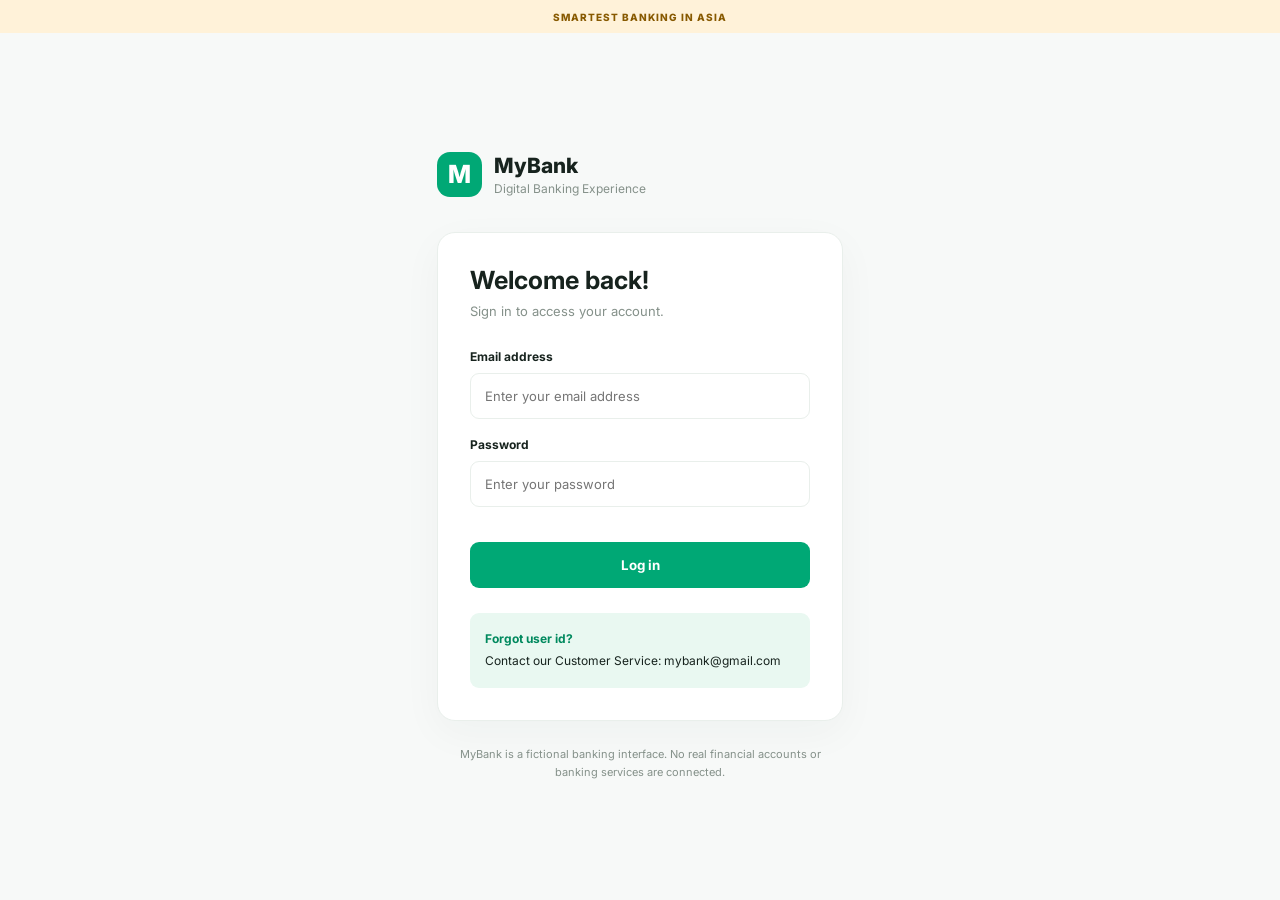
<file: index.html>
<!DOCTYPE html>
<html lang="en">
<head>
    <meta charset="UTF-8">
    <meta name="viewport" content="width=device-width, initial-scale=1.0">

    <title>MyBank | Secure Login</title>

    <link rel="stylesheet" href="style.css">

    <link rel="preconnect" href="https://fonts.googleapis.com">
    <link rel="preconnect" href="https://fonts.gstatic.com" crossorigin>

    <link href="https://fonts.googleapis.com/css2?family=Inter:wght@400;500;600;700;800&display=swap" rel="stylesheet">
</head>

<body class="login-page">

    <div class="demo-banner">
         SMARTEST BANKING IN ASIA
    </div>

    <main class="login-container">

        <div class="login-brand">

            <div class="brand-icon">M</div>

            <div>
                <h1>MyBank</h1>
                <p>Digital Banking Experience</p>
            </div>

        </div>


        <div class="login-card">

            <div class="welcome">

                <h2>Welcome back!</h2>

                <p>
                    Sign in to access your account.
                </p>

            </div>


            <form id="loginForm">

                <label for="email">
                    Email address
                </label>

                <input
                    type="email"
                    id="email"
                    placeholder="Enter your email address"
                    autocomplete="username"
                    required
                >


                <label for="password">
                    Password
                </label>

                <input
                    type="password"
                    id="password"
                    placeholder="Enter your password"
                    autocomplete="current-password"
                    required
                >


                <p id="loginError" class="error-message"></p>


                <button type="submit" class="primary-btn">
                    Log in
                </button>

            </form>


            <div class="demo-credentials">

                <strong>Forgot user id?</strong>

                <p>Contact our Customer Service: mybank@gmail.com</p>

            </div>

        </div>


        <p class="footer-note">
            MyBank is a fictional banking interface.
            No real financial accounts or banking services are connected.
        </p>

    </main>


    <script src="script.js"></script>

</body>
</html>
</file>
<file: style.css>
@import url('https://fonts.googleapis.com/css2?family=Inter:wght@400;500;600;700;800&display=swap');

:root {
    --green: #00a875;
    --green-dark: #00895e;
    --green-light: #e9f8f1;
    --dark: #17231e;
    --muted: #85918a;
    --border: #e9efeb;
    --bg: #f7f9f8;
    --white: #ffffff;
}

* {
    margin: 0;
    padding: 0;
    box-sizing: border-box;
    font-family: 'Inter', sans-serif;
}

body {
    background: var(--bg);
    color: var(--dark);
}

button {
    font-family: inherit;
}

/* DEMO BANNER */

.demo-banner {
    min-height: 33px;
    padding: 9px 12px;
    background: #fff2d9;
    color: #875900;
    display: flex;
    justify-content: center;
    align-items: center;
    gap: 8px;
    text-align: center;
    font-size: 10px;
    font-weight: 800;
    letter-spacing: 1px;
}

/* LOGIN PAGE */

.login-page {
    min-height: 100vh;
    display: flex;
    flex-direction: column;
}

.login-container {
    width: 100%;
    max-width: 450px;
    margin: auto;
    padding: 35px 22px;
}

.login-brand {
    display: flex;
    align-items: center;
    gap: 12px;
    margin-bottom: 35px;
}

.login-brand h1,
.login-brand h2 {
    font-size: 21px;
    font-weight: 800;
}

.login-brand p {
    color: var(--muted);
    font-size: 12px;
    margin-top: 3px;
}

.brand-icon {
    width: 45px;
    height: 45px;
    background: var(--green);
    color: white;
    border-radius: 13px;
    display: grid;
    place-items: center;
    font-size: 25px;
    font-weight: 800;
}

.login-card {
    background: white;
    padding: 32px;
    border: 1px solid var(--border);
    border-radius: 18px;
    box-shadow: 0 12px 40px rgba(20,60,40,.04);
}

.welcome h2 {
    font-size: 25px;
    margin-bottom: 8px;
}

.welcome p {
    color: var(--muted);
    font-size: 13px;
    margin-bottom: 30px;
}

label {
    display: block;
    font-size: 12px;
    font-weight: 700;
    margin: 18px 0 9px;
}

input {
    width: 100%;
    padding: 14px;
    border: 1px solid var(--border);
    border-radius: 9px;
    outline: none;
    font-size: 13px;
    transition: .2s;
}

input:focus {
    border-color: var(--green);
    box-shadow: 0 0 0 3px rgba(0,168,107,.08);
}

.primary-btn {
    width: 100%;
    padding: 15px;
    margin-top: 23px;
    background: var(--green);
    color: white;
    border: none;
    border-radius: 9px;
    font-weight: 700;
    cursor: pointer;
    transition: .2s;
}

.primary-btn:hover {
    background: var(--green-dark);
}

.demo-credentials {
    background: var(--green-light);
    padding: 15px;
    border-radius: 9px;
    margin-top: 25px;
    font-size: 12px;
    line-height: 1.9;
}

.demo-credentials strong {
    color: var(--green-dark);
}

.error-message {
    color: #d83939;
    font-size: 12px;
    margin-top: 12px;
}

.footer-note {
    text-align: center;
    color: var(--muted);
    font-size: 11px;
    line-height: 1.6;
    margin-top: 25px;
}

/* HEADER */

.bank-header {
    height: 76px;
    background: white;
    border-bottom: 1px solid var(--border);
}

.header-inner {
    height: 100%;
    max-width: 1190px;
    padding: 0 25px;
    margin: auto;
    display: flex;
    align-items: center;
    justify-content: space-between;
}

.bank-logo {
    display: flex;
    align-items: center;
    gap: 11px;
    text-decoration: none;
    color: var(--dark);
}

.logo-symbol {
    width: 43px;
    height: 43px;
    background: var(--green);
    color: white;
    border-radius: 13px;
    display: grid;
    place-items: center;
    font-size: 24px;
    font-weight: 800;
}

.logo-text h2 {
    font-size: 19px;
    font-weight: 800;
}

.logo-text span {
    display: block;
    color: var(--muted);
    font-size: 8px;
    font-weight: 800;
    letter-spacing: 1.3px;
    margin-top: 3px;
}

.header-right {
    display: flex;
    align-items: center;
    gap: 23px;
}

.header-icon {
    position: relative;
    background: white;
    border: none;
    font-size: 19px;
    color: #59665e;
    cursor: pointer;
    padding: 8px;
}

.notification-dot {
    position: absolute;
    width: 7px;
    height: 7px;
    border-radius: 50%;
    background: #ef665a;
    top: 5px;
    right: 5px;
}

.profile-area {
    display: flex;
    align-items: center;
    gap: 10px;
}

.profile-avatar,
.large-avatar {
    background: #e5f6ed;
    color: var(--green-dark);
    display: grid;
    place-items: center;
    font-weight: 800;
    border-radius: 50%;
}

.profile-avatar {
    width: 37px;
    height: 37px;
    font-size: 11px;
}

.profile-info strong {
    display: block;
    font-size: 12px;
}

.profile-info span {
    display: block;
    color: var(--muted);
    font-size: 10px;
    margin-top: 4px;
}

.profile-dropdown {
    border: none;
    background: transparent;
    color: var(--muted);
    cursor: pointer;
    padding: 7px;
    font-size: 11px;
}

.logout-btn {
    background: white;
    border: 1px solid var(--border);
    padding: 10px 14px;
    border-radius: 8px;
    font-size: 11px;
    font-weight: 700;
    cursor: pointer;
    color: #47534c;
    display: flex;
    gap: 8px;
    align-items: center;
}

.logout-btn:hover {
    border-color: var(--green);
    color: var(--green-dark);
}

/* MAIN */

.bank-main {
    max-width: 1190px;
    margin: auto;
    padding: 38px 25px 50px;
}

.greeting-section {
    display: flex;
    justify-content: space-between;
    align-items: center;
    margin-bottom: 26px;
}

.greeting-date,
.section-eyebrow {
    font-size: 9px;
    letter-spacing: 1.2px;
    font-weight: 800;
    color: var(--green-dark);
}

.greeting-section h1 {
    font-size: 27px;
    margin-top: 9px;
    font-weight: 800;
    letter-spacing: -.8px;
}

.greeting-subtitle {
    font-size: 12px;
    color: var(--muted);
    margin-top: 8px;
}

.account-badge {
    background: var(--green-light);
    color: var(--green-dark);
    border-radius: 30px;
    padding: 10px 14px;
    font-size: 9px;
    font-weight: 800;
    display: flex;
    align-items: center;
    gap: 7px;
}

/* OVERVIEW */

.overview-grid {
    display: grid;
    grid-template-columns: 1.65fr 1fr;
    gap: 19px;
}

.main-balance-card {
    min-height: 220px;
    padding: 28px;
    border-radius: 17px;
    color: white;
    position: relative;
    overflow: hidden;
    background: linear-gradient(115deg, #008e61, #00b77d);
    box-shadow: 0 12px 28px rgba(0,155,100,.12);
}

.balance-card-top {
    position: relative;
    z-index: 2;
    display: flex;
    justify-content: space-between;
    align-items: flex-start;
}

.balance-label {
    font-size: 10px;
    font-weight: 700;
    letter-spacing: 1.1px;
    opacity: .85;
}

.balance-amount-row {
    display: flex;
    align-items: center;
    gap: 15px;
    margin-top: 16px;
}

.balance-amount-row h1 {
    font-size: 37px;
    letter-spacing: -1.5px;
    font-weight: 800;
}

.balance-eye {
    border: 1px solid rgba(255,255,255,.35);
    background: rgba(255,255,255,.13);
    color: white;
    border-radius: 50%;
    width: 34px;
    height: 34px;
    cursor: pointer;
}

.balance-card-icon {
    background: rgba(255,255,255,.15);
    border: 1px solid rgba(255,255,255,.2);
    width: 47px;
    height: 47px;
    border-radius: 14px;
    display: grid;
    place-items: center;
    font-size: 19px;
}

.balance-divider {
    position: relative;
    z-index: 2;
    height: 1px;
    background: rgba(255,255,255,.22);
    margin: 27px 0 18px;
}

.balance-card-bottom {
    position: relative;
    z-index: 2;
    display: flex;
    justify-content: space-between;
    align-items: center;
}

.balance-card-bottom span {
    display: block;
    font-size: 8px;
    letter-spacing: 1px;
    opacity: .75;
}

.balance-card-bottom strong {
    display: block;
    margin-top: 7px;
    font-size: 11px;
    letter-spacing: 1.2px;
}

.account-type {
    font-size: 10px;
    background: rgba(255,255,255,.15);
    padding: 9px 12px;
    border-radius: 20px;
}

.card-decoration {
    position: absolute;
    border: 1px solid rgba(255,255,255,.09);
    border-radius: 50%;
    pointer-events: none;
}

.decoration-one {
    width: 250px;
    height: 250px;
    right: -80px;
    top: -130px;
}

.decoration-two {
    width: 200px;
    height: 200px;
    right: -30px;
    bottom: -150px;
}

/* SUMMARY */

.account-summary-card {
    background: white;
    border: 1px solid var(--border);
    border-radius: 17px;
    padding: 23px;
}

.summary-heading {
    display: flex;
    justify-content: space-between;
    align-items: center;
    margin-bottom: 17px;
}

.small-label {
    color: var(--muted);
    font-size: 8px;
    font-weight: 800;
    letter-spacing: 1px;
}

.summary-heading h3 {
    font-size: 15px;
    margin-top: 6px;
}

.summary-icon {
    width: 37px;
    height: 37px;
    border-radius: 11px;
    background: var(--green-light);
    color: var(--green);
    display: grid;
    place-items: center;
}

.summary-item {
    display: flex;
    align-items: center;
    gap: 12px;
    padding: 11px 0;
    border-top: 1px solid var(--border);
}

.summary-item-icon {
    width: 35px;
    height: 35px;
    display: grid;
    place-items: center;
    border-radius: 10px;
}

.income-icon {
    background: #e8f8ef;
    color: #00a66e;
}

.expense-icon {
    background: #fff0ee;
    color: #e36b60;
}

.summary-item-info span {
    display: block;
    font-size: 10px;
    color: var(--muted);
}

.summary-item-info strong {
    display: block;
    margin-top: 4px;
    font-size: 13px;
}

.summary-footer {
    border-top: 1px solid var(--border);
    padding-top: 13px;
    color: var(--muted);
    font-size: 9px;
}

.summary-footer i {
    color: var(--green);
    margin-right: 5px;
}

/* QUICK ACTIONS */

.quick-section {
    margin-top: 38px;
}

.section-title h2 {
    font-size: 18px;
    margin-top: 7px;
}

.quick-action-grid {
    display: grid;
    grid-template-columns: repeat(4, 1fr);
    gap: 15px;
    margin-top: 19px;
}

.quick-action {
    background: white;
    border: 1px solid var(--border);
    border-radius: 14px;
    padding: 22px 12px;
    cursor: pointer;
    text-align: center;
    transition: .25s;
}

.quick-action:hover {
    transform: translateY(-4px);
    border-color: #a9e5ca;
    box-shadow: 0 10px 25px rgba(0,120,75,.06);
}

.quick-icon {
    width: 48px;
    height: 48px;
    margin: 0 auto 13px;
    border-radius: 50%;
    display: grid;
    place-items: center;
    font-size: 17px;
}

.send-icon,
.cashin-icon,
.history-icon {
    background: #e7f8ef;
    color: #009c67;
}

.cashout-icon {
    background: #fff0ec;
    color: #e16e57;
}

.quick-action strong {
    display: block;
    font-size: 12px;
}

.quick-action span {
    display: block;
    color: var(--muted);
    font-size: 9px;
    margin-top: 6px;
}

/* LOWER GRID */

.lower-grid {
    display: grid;
    grid-template-columns: 1.65fr 1fr;
    gap: 19px;
    margin-top: 30px;
    align-items: start;
}

.transactions-card,
.details-card {
    background: white;
    border: 1px solid var(--border);
    border-radius: 16px;
    padding: 23px;
}

.transactions-heading {
    display: flex;
    justify-content: space-between;
    align-items: center;
    margin-bottom: 20px;
}

.transactions-heading h2 {
    font-size: 17px;
    margin-top: 7px;
}

.view-all-btn {
    background: transparent;
    border: none;
    color: var(--green-dark);
    font-size: 10px;
    font-weight: 700;
    cursor: pointer;
}

.view-all-btn i {
    margin-left: 5px;
}

.transaction-item {
    display: flex;
    align-items: center;
    justify-content: space-between;
    gap: 10px;
    padding: 15px 0;
    border-top: 1px solid var(--border);
}

.transaction-left {
    display: flex;
    align-items: center;
    gap: 12px;
}

.transaction-icon {
    width: 40px;
    height: 40px;
    display: grid;
    place-items: center;
    background: var(--green-light);
    color: var(--green);
    border-radius: 12px;
    font-size: 15px;
}

.transaction-name {
    font-size: 11px;
    font-weight: 700;
}

.transaction-date {
    color: var(--muted);
    font-size: 9px;
    margin-top: 5px;
}

.transaction-amount {
    font-size: 11px;
    font-weight: 800;
    white-space: nowrap;
}

.positive {
    color: var(--green-dark);
}

.negative {
    color: #d95c52;
}

.empty-transactions {
    text-align: center;
    padding: 30px 0;
    font-size: 12px;
    color: var(--muted);
}

/* DETAILS */

.details-heading {
    display: flex;
    justify-content: space-between;
    align-items: center;
    margin-bottom: 21px;
}

.details-heading h2 {
    font-size: 15px;
}

.details-heading i {
    color: var(--muted);
}

.details-profile {
    display: flex;
    align-items: center;
    gap: 12px;
    padding-bottom: 20px;
    border-bottom: 1px solid var(--border);
}

.large-avatar {
    width: 48px;
    height: 48px;
    font-size: 13px;
}

.details-profile h3 {
    font-size: 12px;
}

.details-profile p {
    font-size: 9px;
    color: var(--muted);
    margin-top: 5px;
}

.detail-row {
    display: flex;
    justify-content: space-between;
    gap: 8px;
    padding: 14px 0;
    border-bottom: 1px solid var(--border);
}

.detail-row span {
    font-size: 9px;
    color: var(--muted);
}

.detail-row strong {
    font-size: 9px;
    text-align: right;
}

.status-active {
    color: var(--green-dark);
}

.details-notice {
    margin-top: 18px;
    display: flex;
    gap: 10px;
    padding: 12px;
    background: #f2f9f5;
    border-radius: 9px;
    color: var(--green-dark);
}

.details-notice i {
    font-size: 12px;
}

.details-notice p {
    font-size: 9px;
    line-height: 1.6;
}

/* BOTTOM NOTICE */

.bottom-notice {
    margin-top: 25px;
    display: flex;
    gap: 10px;
    align-items: center;
    padding: 15px;
    border-radius: 10px;
    background: #edf7f1;
    color: #557467;
    font-size: 10px;
}

.bottom-notice i {
    color: var(--green);
}

/* FOOTER */

.bank-footer {
    background: white;
    border-top: 1px solid var(--border);
    padding: 20px;
    display: flex;
    justify-content: space-between;
    align-items: center;
    gap: 10px;
    color: var(--muted);
    font-size: 9px;
}

/* MODALS */

.modal {
    display: none;
    position: fixed;
    inset: 0;
    background: rgba(12,30,20,.55);
    z-index: 100;
    justify-content: center;
    align-items: center;
    padding: 20px;
}

.modal.active {
    display: flex;
    animation: fadeIn .2s ease;
}

.modal-card {
    background: white;
    width: 100%;
    max-width: 410px;
    border-radius: 17px;
    padding: 30px;
    position: relative;
    animation: slideUp .25s ease;
}

.modal-card h2 {
    font-size: 22px;
    margin: 14px 0 8px;
}

.modal-card p {
    color: var(--muted);
    font-size: 12px;
    line-height: 1.6;
}

.modal-heading-icon {
    width: 44px;
    height: 44px;
    background: var(--green-light);
    color: var(--green);
    border-radius: 12px;
    display: grid;
    place-items: center;
    font-size: 18px;
}

.close-btn {
    position: absolute;
    right: 20px;
    top: 15px;
    border: none;
    background: transparent;
    font-size: 27px;
    color: var(--muted);
    cursor: pointer;
}

.modal-card .primary-btn {
    display: flex;
    justify-content: center;
    align-items: center;
    gap: 10px;
}

/* TOAST */

.toast {
    position: fixed;
    bottom: 25px;
    left: 50%;
    transform: translateX(-50%) translateY(100px);
    background: #17231e;
    color: white;
    padding: 14px 22px;
    border-radius: 9px;
    font-size: 11px;
    opacity: 0;
    transition: .3s;
    z-index: 200;
    text-align: center;
    max-width: 90%;
}

.toast.show {
    opacity: 1;
    transform: translateX(-50%) translateY(0);
}

/* ANIMATIONS */

@keyframes fadeIn {
    from { opacity: 0; }
    to { opacity: 1; }
}

@keyframes slideUp {
    from {
        opacity: 0;
        transform: translateY(15px);
    }

    to {
        opacity: 1;
        transform: translateY(0);
    }
}

/* RESPONSIVE */

@media (max-width: 850px) {

    .overview-grid,
    .lower-grid {
        grid-template-columns: 1fr;
    }

    .account-summary-card {
        min-height: auto;
    }

}

@media (max-width: 600px) {

    .bank-header {
        height: 65px;
    }

    .header-inner {
        padding: 0 15px;
    }

    .header-right {
        gap: 8px;
    }

    .profile-info,
    .profile-dropdown {
        display: none;
    }

    .logout-btn {
        padding: 9px;
        font-size: 10px;
    }

    .logout-btn span {
        display: none;
    }

    .bank-main {
        padding: 27px 15px 35px;
    }

    .greeting-section {
        align-items: flex-start;
        gap: 8px;
    }

    .greeting-section h1 {
        font-size: 21px;
    }

    .greeting-subtitle {
        max-width: 260px;
        line-height: 1.6;
    }

    .account-badge {
        font-size: 7px;
        padding: 8px;
        white-space: nowrap;
    }

    .main-balance-card {
        min-height: 200px;
        padding: 23px;
    }

    .balance-amount-row h1 {
        font-size: 29px;
    }

    .balance-card-icon {
        width: 39px;
        height: 39px;
    }

    .quick-action-grid {
        grid-template-columns: repeat(2, 1fr);
        gap: 11px;
    }

    .quick-action {
        padding: 19px 8px;
    }

    .transactions-card,
    .details-card {
        padding: 18px;
    }

    .bank-footer {
        flex-direction: column;
        text-align: center;
    }

}

@media (max-width: 370px) {

    .balance-amount-row h1 {
        font-size: 25px;
    }

    .balance-card {
        padding: 18px;
    }

    .account-type {
        font-size: 8px;
    }

    .greeting-section h1 {
        font-size: 18px;
    }
}
</file>
